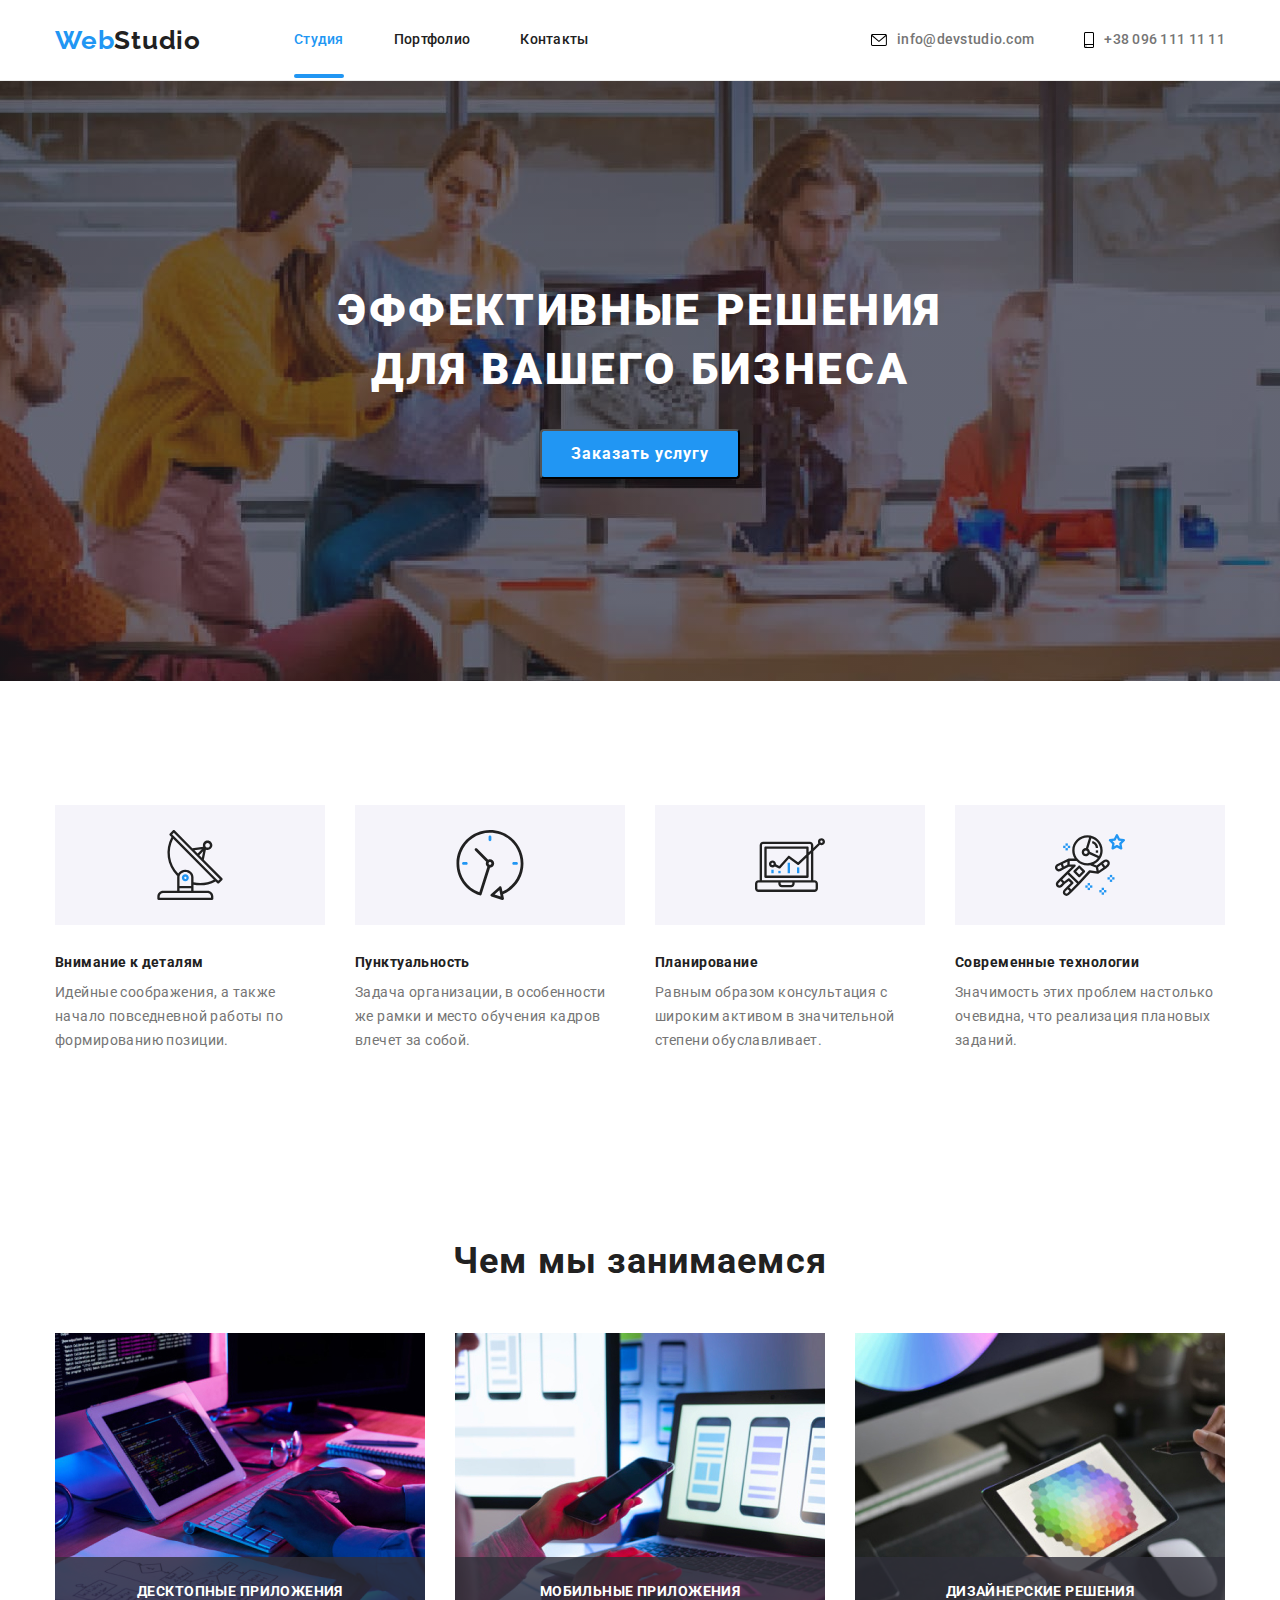
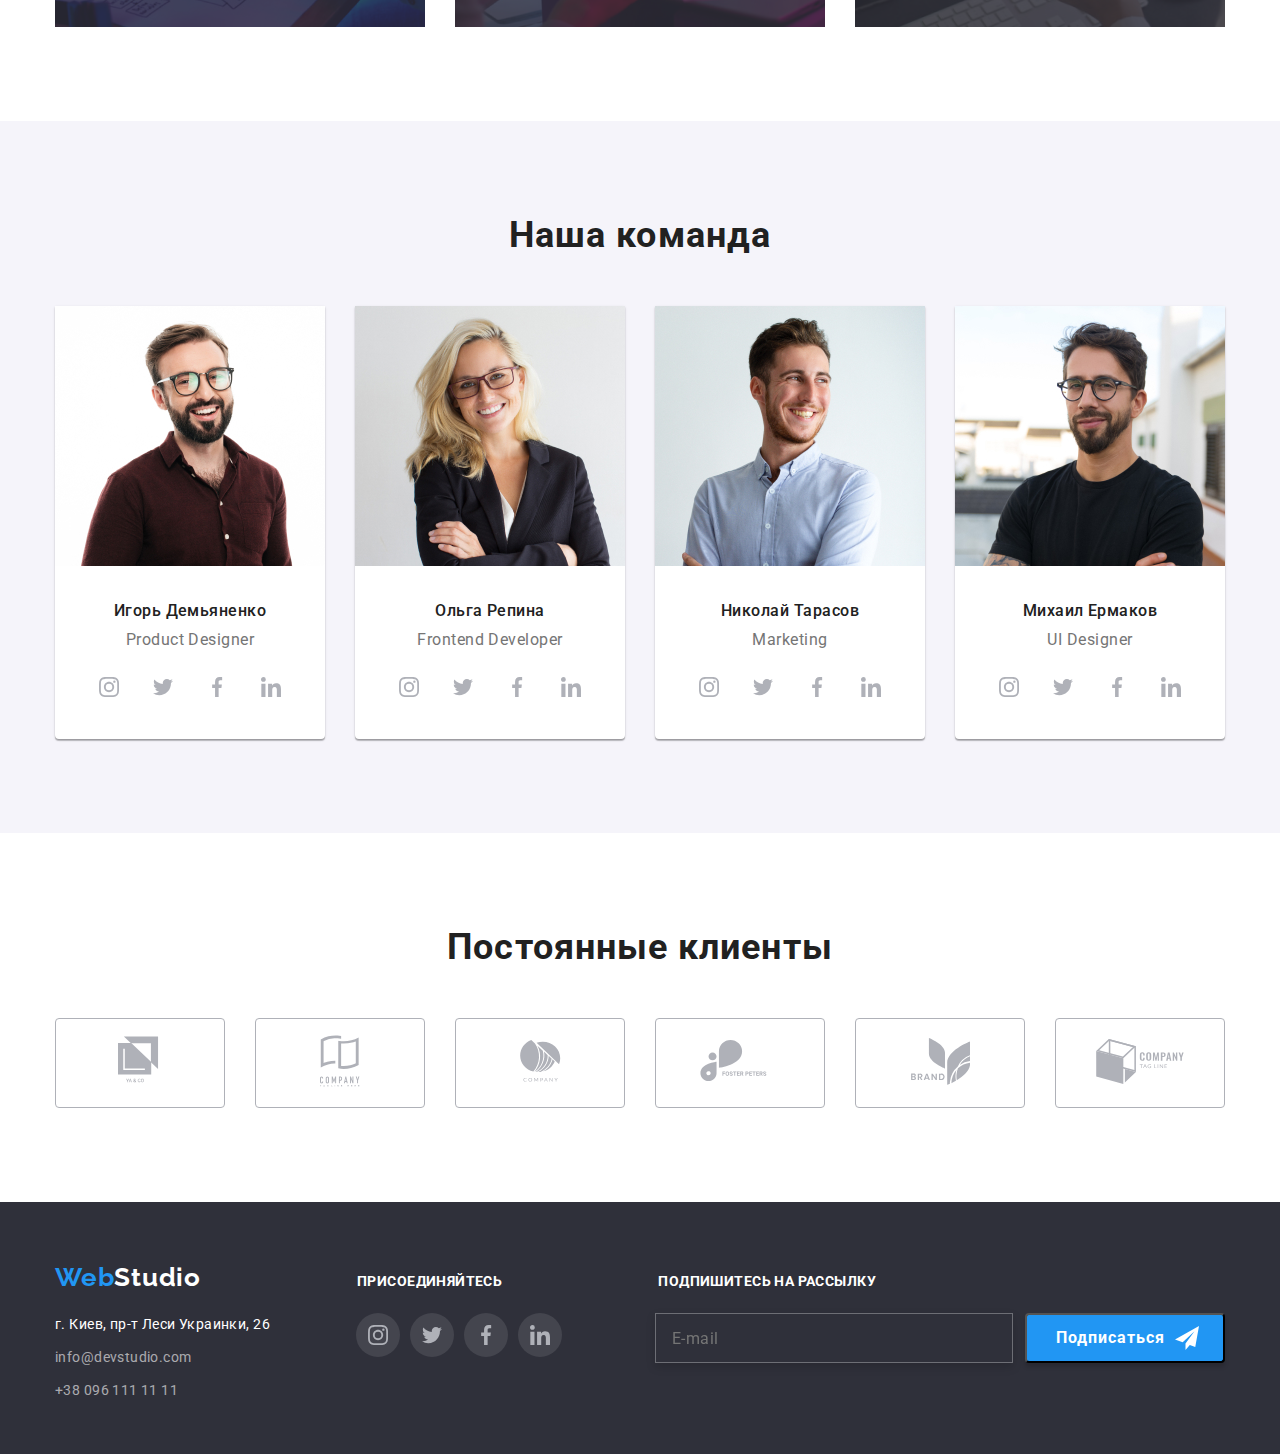
<file: index.html>
<!DOCTYPE html>
<html lang="ru">
<head>
    <meta charset="UTF-8">
    <meta http-equiv="X-UA-Compatible" content="IE=edge">
    <meta name="viewport" content="width=device-width, initial-scale=1.0">
    <title>Document</title>
    <link rel="preconnect" href="https://fonts.gstatic.com"> 
    <link href="https://fonts.googleapis.com/css2?family=Raleway:wght@700&family=Roboto:wght@400;500;700;900&display=swap" rel="stylesheet">
    <link rel="stylesheet" href="https://cdnjs.cloudflare.com/ajax/libs/modern-normalize/1.0.0/modern-normalize.min.css">
    <link rel="stylesheet" href="css/main.min.css">
</head>
<body>
    <!-- Шапка -->
    <header class="page-header">
        <div class="container">
            <nav class="main-nav">  
                <a href="./index.html" ><span class="nav_logo1">Web</span><span class="nav_logo2">Studio</span></a>
                <!-- Навигация на другие страницы -->
                <ul class="nav">
                    <li class="nav__list">
                        <a class="nav__link  nav__link--currentpage" href="/index.html">Студия</a>
                    </li>
                    <li class="nav__list">
                        <a class="nav__link" href="./portfolio.html">Портфолио</a>
                    </li>
                    <li class="nav__list">
                        <a class="nav__link" href="">Контакты</a>
                    </li>
                </ul>
                <ul class="info">
                    <li class="info__list">
                        <svg width="16px" height="12px">
                            <use href="./images/env-smart.svg#icon-envelope"></use>
                        </svg>
                        <a class="info__icon" href="mailto:info@devstudio.com">info@devstudio.com</a>
                    </li>
                    <li class="info__list">
                        <svg width="10px" height="16px">
                            <use class="info__icon" href="./images/env-smart.svg#icon-smartphone"></use>
                        </svg>
                        <a class="info__icon" href="tel:+380961111111">+38 096 111 11 11</a></li>   
                </ul>
            </nav>
        </div>
    </header> 
 
    <main>
        <!-- Hero section -->
        <section class="hero-section">
            <div class="container">
                <h1 class="hero-title">Эффективные решения для вашего бизнеса</h1>
                <button type="button" class="button" data-modal-open>Заказать услугу</button>
            </div>

            <!-- Hero modal window -->
            <div class="backdrop is-hidden" data-modal>
                <div class="modal">
                    <button class="modal__button-close" data-modal-close aria-label="закрыть">
                    <svg width="18px" height="18px">
                        <use href="./images/close-modal.svg#icon-close"></use>
                    </svg>
                    </button>
                    <h2 class="modal__title">Оставьте свои данные, мы вам перезвоним</h2>
                    <form class="modal_form">
                        <div class="modal_field">
                            <label for="name" class="modal_label">Имя</label>
                            <input type="text"  name="name" id="name" placeholder=" " class="modal_input" />
                            <span class="modal_icon">
                                <svg width="12px" height="12px">
                                    <use href="./images/symbols-modal.svg#icon-person"></use>
                                </svg>
                            </span>
                        </div>
                        <div class="modal_field">
                            <label for="tel" class="modal_label">Телефон</label>
                            <input type="tel"  name="tel" id="tel" placeholder=" " class="modal_input" />
                            <span class="modal_icon">
                                <svg width="13px" height="13px">
                                    <use href="./images/symbols-modal.svg#icon-phone"></use>
                                </svg>
                            </span>
                        </div>
                        <div class="modal_field">
                            <label for="mail" class="modal_label">Почта</label>
                            <input type="email"  name="mail" id="mail" placeholder=" " class="modal_input" />
                            <span class="modal_icon">
                                <svg width="15px" height="12px">
                                    <use href="./images/symbols-modal.svg#icon-mail"></use>
                                </svg>
                            </span>
                        </div>
                        <div class="modal_field">
                            <label id="comment" class="modal_label-comment">Комментарий</label>
                            <textarea class="modal_textarea" name="comment" id="comment" rows="5" placeholder="Введите текст"></textarea>
                        </div>
                        <label class="modal_checkbox">
                            <input class="checkbox_input" type="checkbox" value="">
                            <span class="checkbox_icon"></span>
                            <span>Соглашаюсь с рассылкой и принимаю <span class="checkbox_contract">Условия договора</span></span>
                        </label>
                        <div class="modal_submit">
                            <button type="submit" class="button">Отправить</button>
                        </div>
                        
                    </form>
                </div>

            </div>
        </section>

        <!-- Особенности -->

        <section>
            <div class="container">
                <ul class="features_list">
                    <li class="features_item icon-antenna">
                        <h3 class="features_title">Внимание к деталям</h3>
                        <p class="features_text">Идейные соображения, а также начало повседневной работы по формированию позиции.</p>
                    </li>
                    <li class="features_item icon-clock">
                        <h3 class="features_title icon-diagram">Пунктуальность</h3>
                        <p class="features_text">Задача организации, в особенности же рамки и место обучения кадров влечет за собой.</p>
                    </li>
                    <li class="features_item icon-diagram">
                        <h3 class="features_title">Планирование</h3>
                        <p class="features_text">Равным образом консультация с широким активом в значительной степени обуславливает.</p>
                    </li>
                    <li class="features_item icon-astraunavt">
                        <h3 class="features_title">Современные технологии</h3>
                        <p class="features_text">Значимость этих проблем настолько очевидна, что реализация плановых заданий.</p>
                    </li>
                </ul>
            </div>
            
        </section>

        <!-- Чем мы занимаемся -->
        <section>
            <div class="container">
                <h2 class="section_title">Чем мы занимаемся</h2>
                <ul class="product_list">
                    <li class="product_item">
                        <img width="370" src="./images/img1.jpg" alt="Кодировка">
                        <div class="product_overlay">
                            <p class="product_label">Десктопные приложения</p>
                        </div>
                    </li>
                    <li class="product_item">
                        <img width="370" src="./images/img2.jpg" alt="Телефон">
                        <div class="product_overlay">
                            <p class="product_label">Мобильные приложения</p>
                        </div>
                    </li>
                    <li class="product_item">
                        <img width="370" src="./images/img3.jpg" alt="Планшет">
                        <div class="product_overlay">
                            <p class="product_label">Дизайнерские решения</p>
                        </div>
                    </li>
                </ul>  
            </div> 
        </section>

        <!-- Наша команда -->
        <section class="team">
            <div class="container">
                <h2 class="section_title">Наша команда</h2>
                <ul class="team_list">
                    <li class="team_item">
                        <img width="270" src="./images/portret1.jpg" alt="Игорь Демьяненко">
                        <h4 class="team_title">Игорь Демьяненко</h4>
                        <p class="team_label">Product Designer</p>
                        <ul class="society">
                            <li class="society_list">
                                <a class="society_icon" target="blank" rel="noopener noreferrer">
                                    <svg width="20px" height="20px">
                                        <use href="./images/society.svg#icon-instagram"></use>
                                    </svg>
                                </a>
                            </li>
                            <li class="society_list">
                                <a class="society_icon" target="blank" rel="noopener noreferrer">
                                    <svg width="20px" height="20px">
                                        <use href="./images/society.svg#icon-twitter"></use>
                                    </svg>
                                </a>
                            </li>
                            <li class="society_list">
                                <a class="society_icon" target="blank" rel="noopener noreferrer">
                                    <svg width="20px" height="20px">
                                        <use href="./images/society.svg#icon-facebook"></use>
                                    </svg>
                            </a>
                            </li>
                            <li class="society_list">
                                <a class="society_icon" target="blank" rel="noopener noreferrer">
                                    <svg width="20px" height="20px">
                                        <use href="./images/society.svg#icon-linkedin"></use>
                                    </svg>
                                </a>
                            </li>
                        </ul>
                    </li>
                    <li class="team_item">
                        <img width="270" src="./images/portret2.jpg" alt="Ольга Репина">
                        <h4 class="team_title">Ольга Репина</h4>
                        <p class="team_label">Frontend Developer</p>
                        <ul class="society">
                            <li class="society_list">
                                <a class="society_icon" target="blank" rel="noopener noreferrer">
                                    <svg width="20px" height="20px">
                                        <use href="./images/society.svg#icon-instagram"></use>
                                    </svg>
                                </a>
                            </li>
                            <li class="society_list">
                                <a class="society_icon" target="blank" rel="noopener noreferrer">
                                    <svg width="20px" height="20px">
                                        <use href="./images/society.svg#icon-twitter"></use>
                                    </svg>
                                </a>
                            </li>
                            <li class="society_list">
                                <a class="society_icon" target="blank" rel="noopener noreferrer">
                                    <svg width="20px" height="20px">
                                        <use href="./images/society.svg#icon-facebook"></use>
                                    </svg>
                            </a>
                            </li>
                            <li class="society_list">
                                <a class="society_icon" target="blank" rel="noopener noreferrer">
                                    <svg width="20px" height="20px">
                                        <use href="./images/society.svg#icon-linkedin"></use>
                                    </svg>
                                </a>
                            </li>
                        </ul>
                    </li>
                    <li class="team_item">
                        <img width="270" src="./images/portret3.jpg" alt="Николай Тарасов">
                        <h4 class="team_title">Николай Тарасов</h4>
                        <p class="team_label">Marketing</p>
                        <ul class="society">
                            <li class="society_list">
                                <a class="society_icon" target="blank" rel="noopener noreferrer">
                                    <svg width="20px" height="20px">
                                        <use href="./images/society.svg#icon-instagram"></use>
                                    </svg>
                                </a>
                            </li>
                            <li class="society_list">
                                <a class="society_icon" target="blank" rel="noopener noreferrer">
                                    <svg width="20px" height="20px">
                                        <use href="./images/society.svg#icon-twitter"></use>
                                    </svg>
                                </a>
                            </li>
                            <li class="society_list">
                                <a class="society_icon" target="blank" rel="noopener noreferrer">
                                    <svg width="20px" height="20px">
                                        <use href="./images/society.svg#icon-facebook"></use>
                                    </svg>
                            </a>
                            </li>
                            <li class="society_list">
                                <a class="society_icon" target="blank" rel="noopener noreferrer">
                                    <svg width="20px" height="20px">
                                        <use href="./images/society.svg#icon-linkedin"></use>
                                    </svg>
                                </a>
                            </li>
                        </ul>
                    </li>
                    <li class="team_item">
                        <img width="270" src="./images/portret4.jpg" alt="Михаил Ермаков">
                        <h4 class="team_title">Михаил Ермаков</h4>
                        <p class="team_label">UI Designer</p>
                        <ul class="society">
                            <li class="society_list">
                                <a class="society_icon" target="blank" rel="noopener noreferrer">
                                    <svg width="20px" height="20px">
                                        <use href="./images/society.svg#icon-instagram"></use>
                                    </svg>
                                </a>
                            </li>
                            <li class="society_list">
                                <a class="society_icon" target="blank" rel="noopener noreferrer">
                                    <svg width="20px" height="20px">
                                        <use href="./images/society.svg#icon-twitter"></use>
                                    </svg>
                                </a>
                            </li>
                            <li class="society_list">
                                <a class="society_icon" target="blank" rel="noopener noreferrer">
                                    <svg width="20px" height="20px">
                                        <use href="./images/society.svg#icon-facebook"></use>
                                    </svg>
                            </a>
                            </li>
                            <li class="society_list">
                                <a class="society_icon" target="blank" rel="noopener noreferrer">
                                    <svg width="20px" height="20px">
                                        <use href="./images/society.svg#icon-linkedin"></use>
                                    </svg>
                                </a>
                            </li>
                        </ul>
                    </li>
                </ul>
            </div>
        </section>

        <!-- Постоянные клиенты -->
        <section>
            <div class="container">
                <h2 class="section_title">Постоянные клиенты</h2>
                <ul class="clients_list">
                    <li>
                        <button class="client_button">
                            <svg width="44.27px" height="52px">
                                <use href="./images/logos.svg#icon-logo-1"></use>
                            </svg>
                        </button>
                    </li>
                    <li>
                        <button class="client_button">
                            <svg width="40px" height="52px">
                                <use href="./images/logos.svg#icon-logo-2"></use>
                            </svg>
                        </button>
                    </li>
                    <li>
                        <button class="client_button">
                            <svg width="41px" height="42px">
                                <use href="./images/logos.svg#icon-logo-3"></use>
                            </svg>
                        </button>
                    </li>
                    <li>
                        <button class="client_button">
                            <svg width="79.66px" height="42.02px">
                                <use href="./images/logos.svg#icon-logo-4"></use>
                            </svg>
                        </button>
                    </li>
                    <li>
                        <button class="client_button">
                            <svg width="59px" height="47px">
                                <use href="./images/logos.svg#icon-logo-5"></use>
                            </svg>
                        </button>
                    </li>
                    <li>
                        <button class="client_button">
                            <svg width="88.48px" height="45.44px">
                                <use href="./images/logos.svg#icon-logo-6"></use>
                            </svg>
                        </button>
                    </li>
                </ul>
            </div>
        </section>
    </main>

    <!-- Подвал -->
    <footer class="page-footer">
        <div class="container">
            <div class="nav-logo-footer">
                <a href="./index.html"><span class="nav_logo1">Web</span><span class="nav_logo2-footer">Studio</span></a>
                <h3 class="footer_title">присоединяйтесь</h3>
                <h3 class="footer_title">Подпишитесь на рассылку</h3>
            </div>
            <div class="contacts_field">
                <ul class="footer_contacts">
                    <li>
                        <address class="footer_address">г. Киев, пр-т Леси Украинки, 26</address>
                    </li>
                    <li class="footer_mail">
                        <a class="mail-tel" href="mailto:info@devstudio.com">info@devstudio.com</a>
                    </li>
                    <li class="footer_tel">
                        <a class="mail-tel" href="tel:+380961111111">+38 096 111 11 11</a>
                    </li>
                </ul>
                <ul class="footer_society">
                    <li class="society_list">
                        <a class="society_icon" target="blank" rel="noopener noreferrer">
                            <svg width="20px" height="20px">
                                <use href="./images/society.svg#icon-instagram"></use>
                            </svg>
                        </a>
                    </li>
                    <li class="society_list">
                        <a class="society_icon" target="blank" rel="noopener noreferrer">
                            <svg width="20px" height="20px">
                                <use href="./images/society.svg#icon-twitter"></use>
                            </svg>
                        </a>
                    </li>
                    <li class="society_list">
                        <a class="society_icon" target="blank" rel="noopener noreferrer">
                            <svg width="20px" height="20px">
                                <use href="./images/society.svg#icon-facebook"></use>
                            </svg>
                    </a>
                    </li>
                    <li class="society_list">
                        <a class="society_icon" target="blank" rel="noopener noreferrer">
                            <svg width="20px" height="20px">
                                <use href="./images/society.svg#icon-linkedin"></use>
                            </svg>
                        </a>
                    </li>
                </ul>
                <div class="footer_subscribe">
                    <form>
                        <label>
                            <input class="footer_subscribe--form" type="email" name="email" placeholder="E-mail">
                        </label>
                    </form>
                    <button type="button" class="button button-footer">Подписаться</button>
                </div>
            </div>
        </div>
    </footer>
    <script src="./js/modal.js"></script>
</body>
</html>
</file>
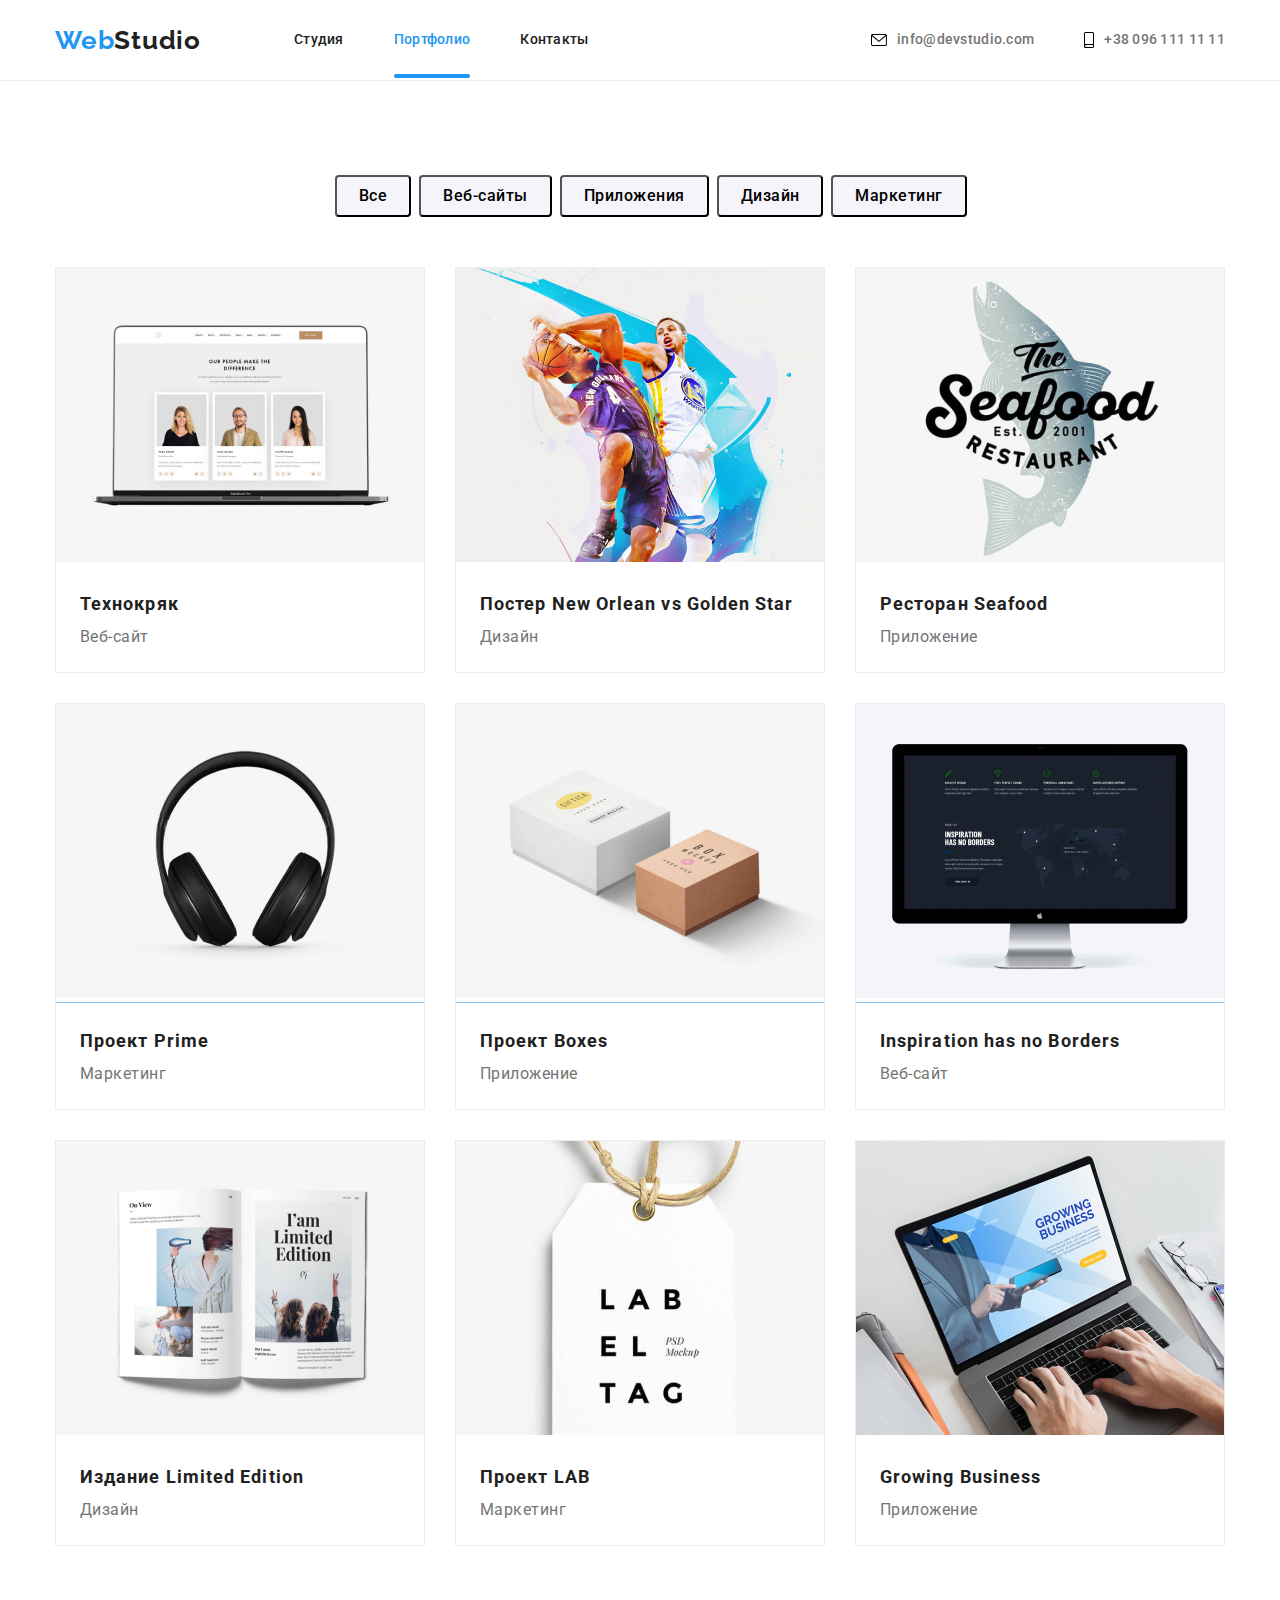
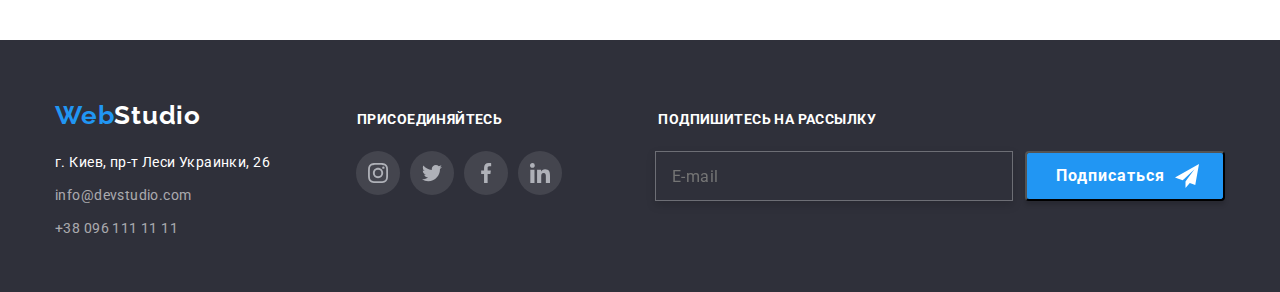
<file: portfolio.html>
<!DOCTYPE html>
<html lang="ru">
<head>
    <meta charset="UTF-8">
    <meta http-equiv="X-UA-Compatible" content="IE=edge">
    <meta name="viewport" content="width=device-width, initial-scale=1.0">
    <title>Document</title>
    <link rel="preconnect" href="https://fonts.gstatic.com"> 
    <link href="https://fonts.googleapis.com/css2?family=Raleway:wght@700&family=Roboto:wght@400;500;700;900&display=swap" rel="stylesheet">
    <link rel="stylesheet" href="https://cdnjs.cloudflare.com/ajax/libs/modern-normalize/1.0.0/modern-normalize.min.css">
    <link rel="stylesheet" href="css/main.min.css">
</head>
<body>
    <!-- Шапка -->
    <header class="page-header">
        <div class="container">
            <nav class="main-nav">  
                <a href="./index.html" ><span class="nav_logo1">Web</span><span class="nav_logo2">Studio</span></a>
                <!-- Навигация на другие страницы -->
                <ul class="nav">
                    <li class="nav__list">
                        <a class="nav__link" href="./index.html">Студия</a>
                    </li>
                    <li class="nav__list">
                        <a class="nav__link nav__link--currentpage" href="./portfolio.html">Портфолио</a>
                    </li>
                    <li class="nav__list">
                        <a class="nav__link" href="">Контакты</a>
                    </li>
                </ul>
                <ul class="info">
                    <li class="info__list">
                        <svg width="16px" height="12px">
                            <use href="./images/env-smart.svg#icon-envelope"></use>
                        </svg>
                        <a class="info__icon" href="mailto:info@devstudio.com">info@devstudio.com</a>
                    </li>
                    <li class="info__list">
                        <svg width="10px" height="16px">
                            <use class="info__icon" href="./images/env-smart.svg#icon-smartphone"></use>
                        </svg>
                        <a class="info__icon" href="tel:+380961111111">+38 096 111 11 11</a></li>   
                </ul>
            </nav>
        </div>
    </header>
      
    <main>
           <!-- Filters section -->
        <section>
            <div class="container">
                <ul class="filter">
                    <li><button type="button" class="filter_button">Все</button></li>
                    <li><button type="button" class="filter_button">Веб-сайты</button></li>
                    <li><button type="button" class="filter_button">Приложения</button></li>
                    <li><button type="button" class="filter_button">Дизайн</button></li>
                    <li><button type="button" class="filter_button">Маркетинг</button></li>
                </ul> 
            </div>
            <!-- Portfolio -->
            <div class="container">
                <ul class="portfolio">
                    <li class="portfolio_card">
                        <div class="thumb">
                            <img width="370" src="./images/Projects/project1.jpg" alt="Ноутбук">
                            <div class="portfolio_overlay">
                                <p class="portfolio_label">Технокряк это современная площадка распространения коронавируса. Компании используют эту платформу для цифрового шпионажа и атак на защищённые сервера конкурентов.</p>
                            </div>
                        </div>
                        <div class="frame">
                            <h2 class="portfolio_title">Технокряк</h2>
                            <p class="portfolio_decription">Веб-сайт</p>
                        </div>
                    </li>
                    <li class="portfolio_card">
                        <div class="thumb">
                            <img width="370" src="./images/Projects/project2.jpg" alt="Баскетбол">
                            <div class="portfolio_overlay">
                                <p class="portfolio_label">Технокряк это современная площадка распространения коронавируса. Компании используют эту платформу для цифрового шпионажа и атак на защищённые сервера конкурентов.</p>
                            </div>
                        </div>
                        <div class="frame">
                            <h2 class="portfolio_title">Постер New Orlean vs Golden Star</h2>
                            <p class="portfolio_decription">Дизайн</p>
                        </div>
                    </li>
                    <li class="portfolio_card">
                        <div class="thumb">
                            <img width="370" src="./images/Projects/project3.jpg" alt="Ресторан">
                            <div class="portfolio_overlay">
                                <p class="portfolio_label">Технокряк это современная площадка распространения коронавируса. Компании используют эту платформу для цифрового шпионажа и атак на защищённые сервера конкурентов.</p>
                            </div>
                        </div>
                        <div class="frame">
                            <h2 class="portfolio_title">Ресторан Seafood</h2>
                            <p class="portfolio_decription">Приложение</p>
                        </div>
                    </li>
                    <li class="portfolio_card">
                        <div class="thumb">
                            <img width="370" src="./images/Projects/project4.jpg" alt="Наушники">
                            <div class="portfolio_overlay">
                                <p class="portfolio_label">Технокряк это современная площадка распространения коронавируса. Компании используют эту платформу для цифрового шпионажа и атак на защищённые сервера конкурентов.</p>
                            </div>
                        </div>
                        <div class="frame">
                            <h2 class="portfolio_title">Проект Prime</h2>
                            <p class="portfolio_decription">Маркетинг</p>
                        </div>
                    </li>
                    <li class="portfolio_card">
                        <div class="thumb">
                            <img width="370" src="./images/Projects/project5.jpg" alt="Коробки">
                            <div class="portfolio_overlay">
                                <p class="portfolio_label">Технокряк это современная площадка распространения коронавируса. Компании используют эту платформу для цифрового шпионажа и атак на защищённые сервера конкурентов.</p>
                            </div>
                        </div>
                        <div class="frame">
                            <h2 class="portfolio_title">Проект Boxes</h2>
                            <p class="portfolio_decription">Приложение</p>
                        </div>
                    </li>
                    <li class="portfolio_card">
                        <div class="thumb">
                            <img width="370" src="./images/Projects/project6.jpg" alt="Монитор">
                            <div class="portfolio_overlay">
                                <p class="portfolio_label">Технокряк это современная площадка распространения коронавируса. Компании используют эту платформу для цифрового шпионажа и атак на защищённые сервера конкурентов.</p>
                            </div>
                        </div>
                        <div class="frame">
                            <h2 class="portfolio_title">Inspiration has no Borders</h2>
                            <p class="portfolio_decription">Веб-сайт</p>
                        </div>
                    </li>
                    <li class="portfolio_card">
                        <div class="thumb">
                            <img width="370" src="./images/Projects/project7.jpg" alt="Книга">
                            <div class="portfolio_overlay">
                                <p class="portfolio_label">Технокряк это современная площадка распространения коронавируса. Компании используют эту платформу для цифрового шпионажа и атак на защищённые сервера конкурентов.</p>
                            </div>
                        </div>
                        <div class="frame">
                            <h2 class="portfolio_title">Издание Limited Edition</h2>
                            <p class="portfolio_decription">Дизайн</p>
                        </div>
                    </li>
                    <li class="portfolio_card">
                        <div class="thumb">
                            <img width="370" src="./images/Projects/project8.jpg" alt="Бирка">
                            <div class="portfolio_overlay">
                                <p class="portfolio_label">Технокряк это современная площадка распространения коронавируса. Компании используют эту платформу для цифрового шпионажа и атак на защищённые сервера конкурентов.</p>
                            </div>
                        </div>
                        <div class="frame">
                            <h2 class="portfolio_title">Проект LAB</h2>
                            <p class="portfolio_decription">Маркетинг</p>
                        </div>
                    </li>
                    <li class="portfolio_card">
                        <div class="thumb">
                            <img width="370" src="./images/Projects/project9.jpg" alt="Ноутбук">
                            <div class="portfolio_overlay">
                                <p class="portfolio_label">Технокряк это современная площадка распространения коронавируса. Компании используют эту платформу для цифрового шпионажа и атак на защищённые сервера конкурентов.</p>
                            </div>
                        </div>
                        <div class="frame">
                            <h2 class="portfolio_title">Growing Business</h2>
                            <p class="portfolio_decription">Приложение</p>
                        </div>
                    </li>
                </ul>
            </div>
        </section>
    </main>

    <!-- Подвал -->
    <footer class="page-footer">
        <div class="container">
            <div class="nav-logo-footer">
                <a href="./index.html"><span class="nav_logo1">Web</span><span class="nav_logo2-footer">Studio</span></a>
                <h3 class="footer_title">присоединяйтесь</h3>
                <h3 class="footer_title">Подпишитесь на рассылку</h3>
            </div>
            <div class="contacts_field">
                <ul class="footer_contacts">
                    <li>
                        <address class="footer_address">г. Киев, пр-т Леси Украинки, 26</address>
                    </li>
                    <li class="footer_mail">
                        <a class="mail-tel" href="mailto:info@devstudio.com">info@devstudio.com</a>
                    </li>
                    <li class="footer_tel">
                        <a class="mail-tel" href="tel:+380961111111">+38 096 111 11 11</a>
                    </li>
                </ul>
                <ul class="footer_society">
                    <li class="society_list">
                        <a class="society_icon" target="blank" rel="noopener noreferrer">
                            <svg width="20px" height="20px">
                                <use href="./images/society.svg#icon-instagram"></use>
                            </svg>
                        </a>
                    </li>
                    <li class="society_list">
                        <a class="society_icon" target="blank" rel="noopener noreferrer">
                            <svg width="20px" height="20px">
                                <use href="./images/society.svg#icon-twitter"></use>
                            </svg>
                        </a>
                    </li>
                    <li class="society_list">
                        <a class="society_icon" target="blank" rel="noopener noreferrer">
                            <svg width="20px" height="20px">
                                <use href="./images/society.svg#icon-facebook"></use>
                            </svg>
                    </a>
                    </li>
                    <li class="society_list">
                        <a class="society_icon" target="blank" rel="noopener noreferrer">
                            <svg width="20px" height="20px">
                                <use href="./images/society.svg#icon-linkedin"></use>
                            </svg>
                        </a>
                    </li>
                </ul>
                <div class="footer_subscribe">
                    <form>
                        <label>
                            <input class="footer_subscribe--form" type="email" name="email" placeholder="E-mail">
                        </label>
                    </form>
                    <button type="button" class="button button-footer" >Подписаться</button>
                </div>
            </div>
        </div>
    </footer>
</body>
</html>
</file>
<file: css/main.min.css>
*,*::before,*::after{box-sizing:border-box}:root{-moz-tab-size:4;tab-size:4}html{line-height:1.15;-webkit-text-size-adjust:100%}body{margin:0}body{font-family:system-ui,-apple-system,"Segoe UI",Roboto,Helvetica,Arial,sans-serif,"Apple Color Emoji","Segoe UI Emoji"}hr{height:0;color:inherit}abbr[title]{text-decoration:underline dotted}b,strong{font-weight:bolder}code,kbd,samp,pre{font-family:ui-monospace, SFMono-Regular, Consolas, 'Liberation Mono', Menlo, monospace;font-size:1em}small{font-size:80%}sub,sup{font-size:75%;line-height:0;position:relative;vertical-align:baseline}sub{bottom:-0.25em}sup{top:-0.5em}table{text-indent:0;border-color:inherit}button,input,optgroup,select,textarea{font-family:inherit;font-size:100%;line-height:1.15;margin:0}button,select{text-transform:none}button,[type='button'],[type='reset'],[type='submit']{-webkit-appearance:button}::-moz-focus-inner{border-style:none;padding:0}:-moz-focusring{outline:1px dotted ButtonText}:-moz-ui-invalid{box-shadow:none}legend{padding:0}progress{vertical-align:baseline}::-webkit-inner-spin-button,::-webkit-outer-spin-button{height:auto}[type='search']{-webkit-appearance:textfield;outline-offset:-2px}::-webkit-search-decoration{-webkit-appearance:none}::-webkit-file-upload-button{-webkit-appearance:button;font:inherit}summary{display:list-item}:root{--primary-text-color: #212121;--secondary-text-color: #757575;--accent-color: #2196F3;--focus-color: red;--footer-color: #2F303A}body{font-family:Roboto, sans-serif;color:var(--primary-text-color);background-color:#FFFFFF}.page-header{border-bottom:1px solid #ECECEC}section{padding-top:94px;padding-bottom:94px}section:first-child{padding-top:0px;padding-bottom:0px}ul{margin:0;padding:0;list-style:none}a{text-decoration:none}button{cursor:pointer}.container{margin-left:auto;margin-right:auto;padding-left:15px;padding-right:15px;width:1200px}.button{width:200px;height:50px;font-weight:bold;font-size:16px;line-height:1.875;text-align:center;letter-spacing:0.06em;color:#FFFFFF;box-shadow:0px 4px 4px rgba(0,0,0,0.15);border-radius:4px;background:var(--accent-color)}.button:hover,.button:focus{background-color:#188CE8}.nav_logo1{font-family:Raleway;font-weight:700;font-size:26px;line-height:1.19;letter-spacing:0.03em;color:var(--accent-color)}.nav_logo2{font-family:Raleway;font-weight:700;font-size:26px;line-height:1.19;letter-spacing:0.03em;color:var(--primary-text-color)}.modal_form{padding-left:40px;padding-right:40px;text-align:left}.modal_field{position:relative;display:flex;flex-direction:column;margin-bottom:10px}.modal_label{margin-bottom:4px;font-size:12px;line-height:1.16;letter-spacing:0.01em;color:#757575}.modal_input{padding:12px 16px 12px 42px;height:40px;border:1px solid rgba(33,33,33,0.2);box-sizing:border-box;border-radius:4px}.modal_icon{display:inline-block;position:absolute;top:50%;left:15px}.form-textarea:focus,.form-textarea:hover,.form-input:focus,.form-input:hover{border:1px solid var(--accent-color)}.modal_field:focus,.modal_field:hover,.modal_icon:hover,.modal_icon:focus{fill:var(--accent-color)}.modal_label-comment{margin-bottom:4px;font-size:12px;line-height:1.16;letter-spacing:0.01em;color:#757575}.modal_textarea{margin-bottom:20px;padding:12px 16px 12px 16px;font-size:14px;line-height:1.16;letter-spacing:0.01em;border:1px solid rgba(33,33,33,0.2);box-sizing:border-box;border-radius:4px;color:rgba(117,117,117,0.5)}.modal_checkbox{display:flex;margin-bottom:30px;align-items:center;font-size:14px;line-height:1.71;letter-spacing:0.03em;text-align:center;color:#757575}.checkbox_input{-webkit-appearance:none;-moz-appearance:none;appearance:none}.checkbox_icon{display:inline-block;margin-left:12px;margin-right:8px;width:15px;height:15px;border:2px solid #212121;border-radius:2px}.checkbox_contract{text-decoration:underline;color:var(--accent-color)}.checkbox_input:checked+.checkbox_icon{border-color:var(--accent-color);background-color:var(--accent-color);background-image:url(../images/checkbox-modal.svg);background-size:contain;background-origin:border-box}.modal_submit{display:flex;justify-content:center;margin-left:auto;margin-right:auto}.backdrop{position:fixed;top:0%;left:0;width:100%;height:100%;background-color:rgba(0,0,0,0.2)}.backdrop.is-hidden{visibility:hidden;opacity:0;pointer-events:none}.modal{position:absolute;top:50%;left:50%;transform:translate(-50%, -50%);width:528px;height:581px;background-color:#fff;transition:transform 250ms cubic-bezier(0.4, 0, 0.2, 1)}.modal__button-close{position:absolute;display:flex;top:0;right:0;margin:8px 8px;align-items:center;width:30px;height:30px;border-radius:50%;background:#FFFFFF;border:1px solid rgba(0,0,0,0.1);cursor:pointer}.modal__button-close:hover,.modal__button-close:focus{fill:var(--accent-color)}.modal__title{margin:40px 40px 30px 40px;font-weight:bold;font-size:20px;line-height:1.15;text-align:center;letter-spacing:0.03em}.society_list{display:block;content:'';margin-right:10px;border-radius:50%;cursor:pointer}.society_list:last-child{margin-right:0px}.society_icon{display:flex;justify-content:center;align-items:center;width:44px;height:44px;border-radius:50%;background-color:rgba(255,255,255,0.1);fill:#AFB1B8}.society_icon:hover,.society_icon:focus{fill:white;background-color:var(--accent-color)}.clients_list{display:flex;padding:0;margin:0;list-style:none}.client_button{display:block;content:'';width:170px;height:90px;margin-right:30px;fill:#AFB1B8;background-color:white;border:1px solid #AFB1B8;box-sizing:border-box;border-radius:4px;cursor:pointer}.client_button:hover,.client_button:focus{border:1px solid var(--accent-color);fill:var(--accent-color)}.features_list{display:flex}.features_item{width:270px;margin-right:30px;margin-top:30px}.features_item:last-child{margin-right:0px}.features_item::before{display:block;content:'';height:120px;margin-bottom:30px;background-color:#F5F4FA;background-size:70px;background-repeat:no-repeat;background-position:center}.icon-antenna::before{background-image:url(../images/antenna.svg)}.icon-clock::before{background-image:url(../images/clock.svg)}.icon-diagram::before{background-image:url(../images/diagram.svg)}.icon-astraunavt::before{background-image:url(../images/astronaut.svg)}.features_title{margin-top:0;margin-bottom:10px;font-weight:700;font-size:14px;line-height:1.14;letter-spacing:0.03em}.features_text{margin-top:0;margin-bottom:0;font-size:14px;line-height:1.71;letter-spacing:0.03em;color:var(--secondary-text-color)}.page-footer{height:252px;padding-top:60px;background-color:var(--footer-color)}.nav-logo-footer{margin-bottom:20px;display:flex;align-items:baseline}.nav_logo2-footer{font-family:Raleway;font-weight:700;font-size:26px;line-height:1.19;letter-spacing:0.03em;color:#FFFFFF}.footer_title{margin:0;padding:0;margin-left:156px;font-weight:bold;font-size:14px;line-height:1.14;letter-spacing:0.03em;text-transform:uppercase;color:#FFFFFF}.contacts_field{display:flex}.footer_contacts{width:231px}.footer_society{display:flex;margin-left:70px}.footer_address{margin-bottom:9px;font-style:normal;font-weight:normal;font-size:14px;line-height:1.71;letter-spacing:0.03em;color:#FFFFFF;cursor:pointer}.footer_address:hover,.footer_address:focus{color:var(--accent-color)}.footer_mail{margin-bottom:9px;font-size:14px;line-height:1.71;letter-spacing:0.03em;color:rgba(255,255,255,0.6)}.footer_tel{margin-bottom:0;font-size:14px;line-height:1.71;letter-spacing:0.03em}.mail-tel{color:rgba(255,255,255,0.6)}.mail-tel:hover,.mail-tel:focus{color:var(--accent-color)}.footer-logo{display:block}.footer_subscribe{display:flex;margin-left:93px}.footer_subscribe--form{width:358px;height:50px;padding-left:16px;font-size:16px;line-height:1.25;align-items:center;letter-spacing:0.03em;color:rgba(255,255,255,0.6);border:1px solid rgba(255,255,255,0.3);box-sizing:border-box;filter:drop-shadow(0px 4px 4px rgba(0,0,0,0.15));background-color:var(--footer-color)}.button-footer{display:inline-flex;align-items:center;margin-left:12px;padding-left:29px}.button-footer::after{content:'';display:inline-block;width:24px;height:24px;margin-left:10px;background-image:url(../images/icon-send.svg)}.main-nav{display:flex;align-items:center;height:80px}.nav{display:flex;margin-left:93px}.nav__list:not(:last-child){margin-right:50px}.nav__link{position:relative;display:block;padding:30px 0px;font-weight:500;font-size:14px;line-height:1.14;letter-spacing:0.02em;color:#212121}.nav__link:hover,.nav__link:focus{fill:var(--accent-color);color:var(--accent-color)}.nav__link--currentpage{color:var(--accent-color)}.nav__link--currentpage::after{position:absolute;content:'';display:block;bottom:0;width:100%;height:4px;background:var(--accent-color);border-radius:2px;background-repeat:no-repeat;background-position:bottom}.info{display:flex;margin-left:auto;align-items:center}.info__list{display:flex;align-items:center;font-weight:500;font-size:14px;line-height:1.14;letter-spacing:0.02em;color:var(--secondary-text-color);cursor:pointer}.info__list:not(:last-child){margin-right:50px}.info__list:hover,.info__list:focus{fill:var(--accent-color);color:var(--accent-color)}.info__icon{margin-left:10px;color:#757575}.info__icon:hover,.info__icon:focus{fill:var(--accent-color);color:var(--accent-color)}.hero-section{height:600px;text-align:center;background-color:#2F303A;background-image:linear-gradient(to right, rgba(47,48,58,0.4), rgba(47,48,58,0.4)),url(../images/hero.jpg);background-repeat:no-repeat;background-position:center;background-size:cover}.hero-title{width:696px;margin:0px auto 30px auto;padding-top:200px;font-weight:900;font-size:44px;line-height:1.34;letter-spacing:0.06em;text-align:center;text-transform:uppercase;color:#FFFFFF}.hero-title.centered{text-align:center}.filter{display:flex;margin-top:94px;margin-bottom:50px}.filter:first-child{margin-left:280px}.filter:last-child{margin-right:0}.filter_button{margin-right:8px;padding:6px 22px 6px 22px;font-weight:500;font-size:16px;line-height:1.625;letter-spacing:0.03em;text-align:center;border-radius:4px;background:#F5F4FA}.filter_button:hover,.filter_button:focus{color:#FFFFFF;background-color:var(--accent-color);box-shadow:0px 3px 1px rgba(0,0,0,0.1),0px 1px 2px rgba(0,0,0,0.08),0px 2px 2px rgba(0,0,0,0.12)}.portfolio{display:flex;flex-wrap:wrap;margin-bottom:94px}.portfolio_card{width:calc((100% - 60px) / 3);margin-right:30px;margin-bottom:30px;border:1px solid #EEEEEE;box-sizing:border-box;cursor:pointer}.portfolio_card:hover,.portfolio_card:focus{box-shadow:0px 1px 1px rgba(0,0,0,0.12),0px 4px 4px rgba(0,0,0,0.06),1px 4px 6px rgba(0,0,0,0.16)}.portfolio_card:nth-child(3n){margin-right:0px}.portfolio_card:nth-last-child(-n+3){margin-bottom:0px}.portfolio_card:hover .portfolio_overlay,.portfolio_card:focus .portfolio_overlay{transform:translateY(0)}.thumb{position:relative;overflow:hidden}.thumb::before{opacity:1}.portfolio_overlay{position:absolute;display:flex;justify-content:center;align-items:center;top:0;left:0;width:100%;height:100%;background:rgba(33,150,243,0.9);transform:translateY(100%);transition:transform 250ms cubic-bezier(0.4, 0, 0.2, 1)}.portfolio_label{margin:0;padding:0;width:322px;font-size:18px;line-height:1.55;letter-spacing:0.03em;color:#FFFFFF}.frame{margin-top:20px;margin-bottom:20px;margin-left:24px}.portfolio_title{margin-top:0;margin-bottom:0;margin-left:0;font-weight:bold;font-size:18px;line-height:2;letter-spacing:0.06em;color:#212121}.portfolio_decription{margin-top:0;margin-bottom:0;margin-left:0;font-size:16px;line-height:1.875;letter-spacing:0.03em;color:#757575}.product_list{display:flex;justify-content:space-between}.product_item{position:relative;display:flex;justify-content:space-between}.product_overlay{position:absolute;display:flex;justify-content:center;align-items:center;bottom:0;left:0;width:100%;height:70px;margin:0;background:rgba(47,48,58,0.8)}.product_label{font-weight:bold;font-size:14px;line-height:1.14px;text-align:center;letter-spacing:0.03em;text-transform:uppercase;color:#FFFFFF}.section_title{margin-top:0;margin-bottom:50px;text-align:center;font-weight:700;font-size:36px;line-height:1.16;letter-spacing:0.03em}.team{background-color:#F5F4FA}.team_list{display:flex}.team_item{width:270px;margin-right:30px;box-shadow:0px 1px 3px rgba(0,0,0,0.12),0px 1px 1px rgba(0,0,0,0.14),0px 2px 1px rgba(0,0,0,0.2);border-radius:0px 0px 4px 4px;background-color:#FFFFFF}.team_title{margin-top:30px;margin-bottom:10px;font-weight:500;font-size:16px;line-height:1.19;letter-spacing:0.03em;text-align:center}.team_label{margin-top:0;margin-bottom:16px;font-size:16px;line-height:1.19;letter-spacing:0.03em;text-align:center;color:var(--secondary-text-color)}.society{display:flex;padding:0;margin:16px 32px 30px 32px;list-style:none}
/*# sourceMappingURL=main.min.css.map */
</file>
